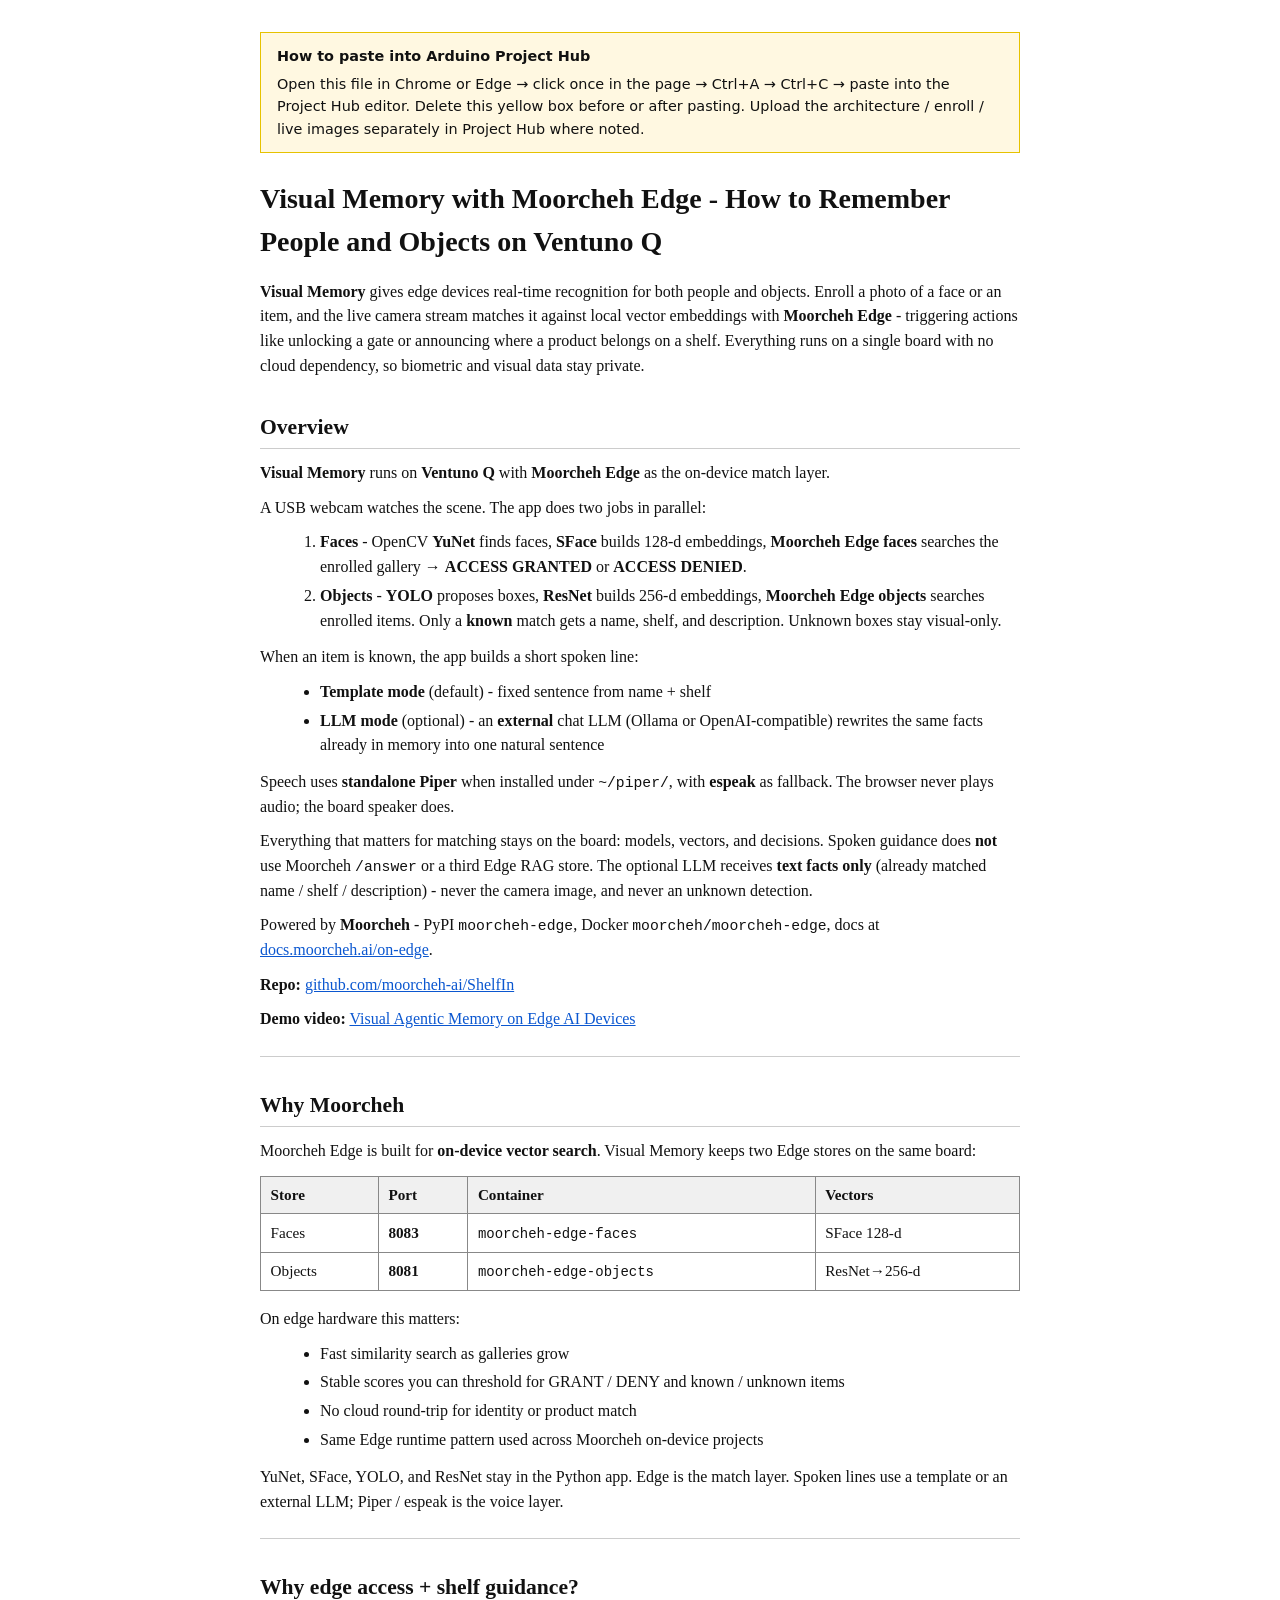
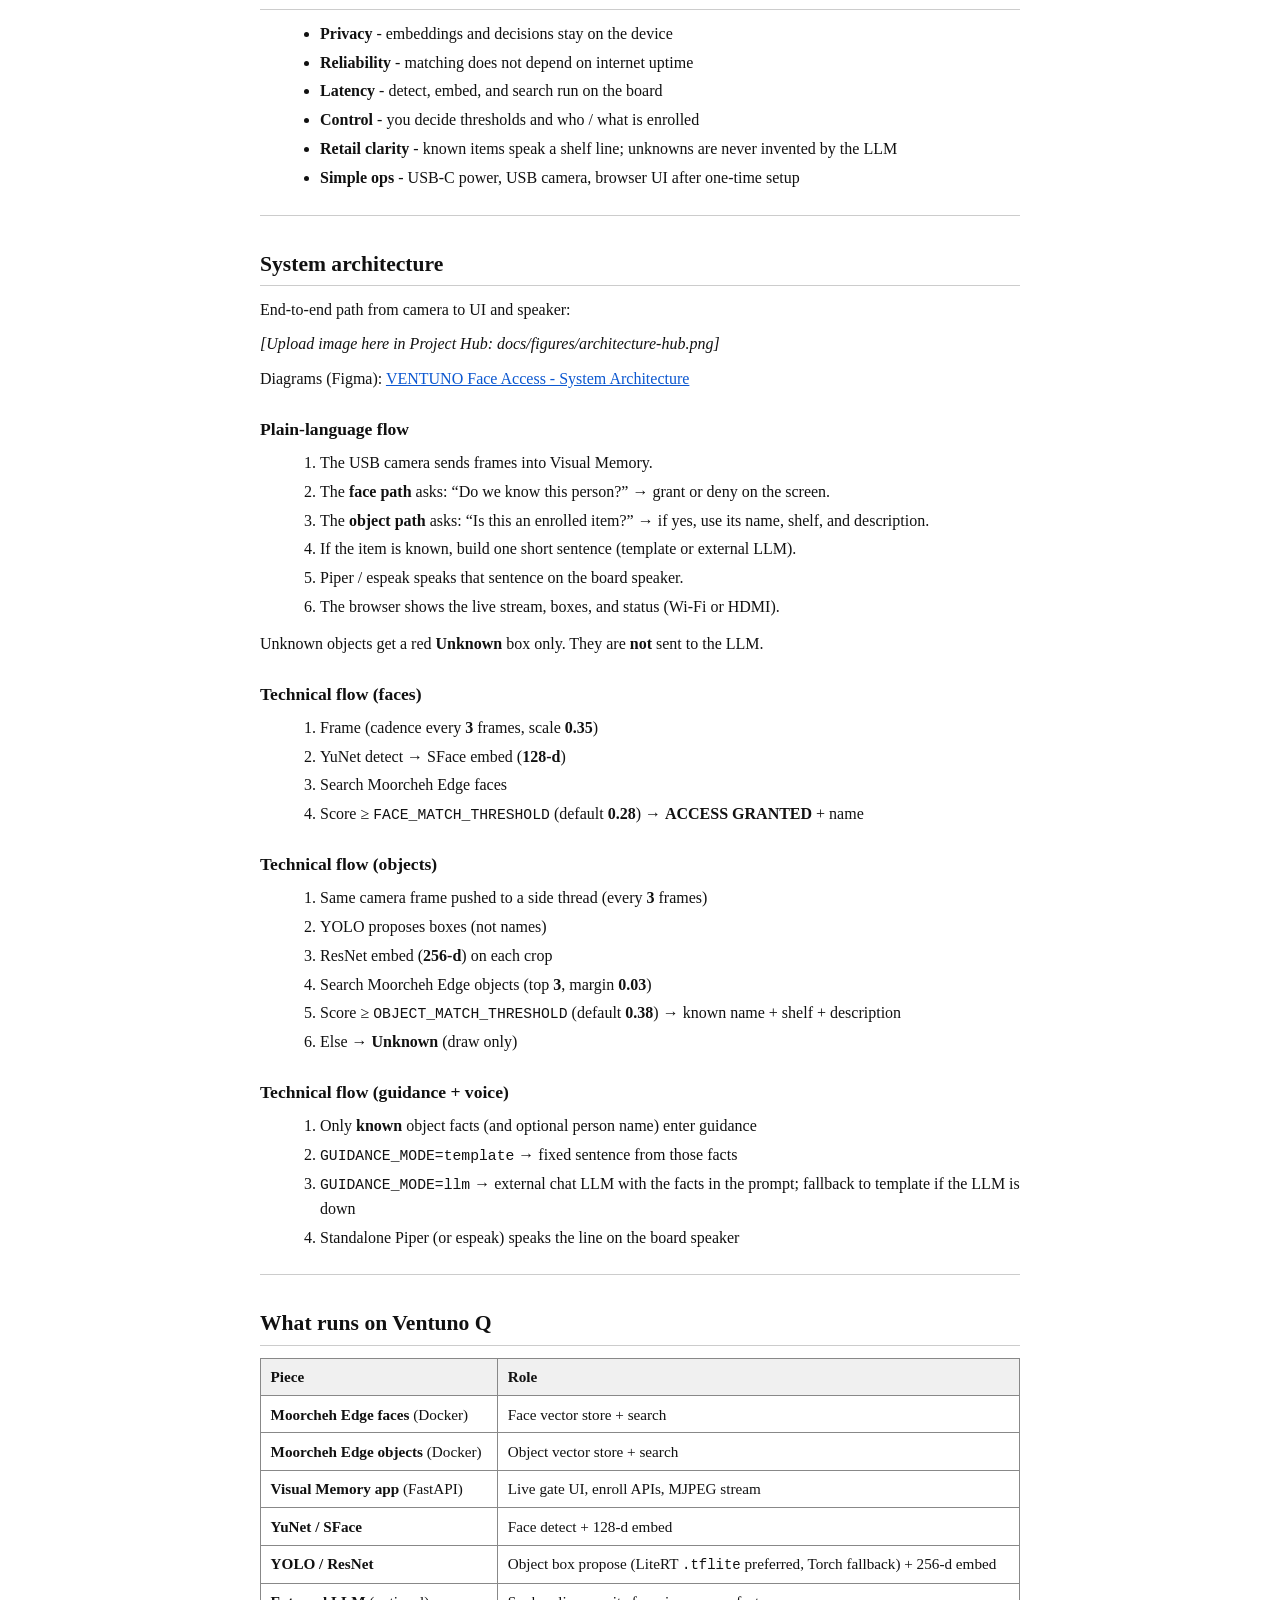
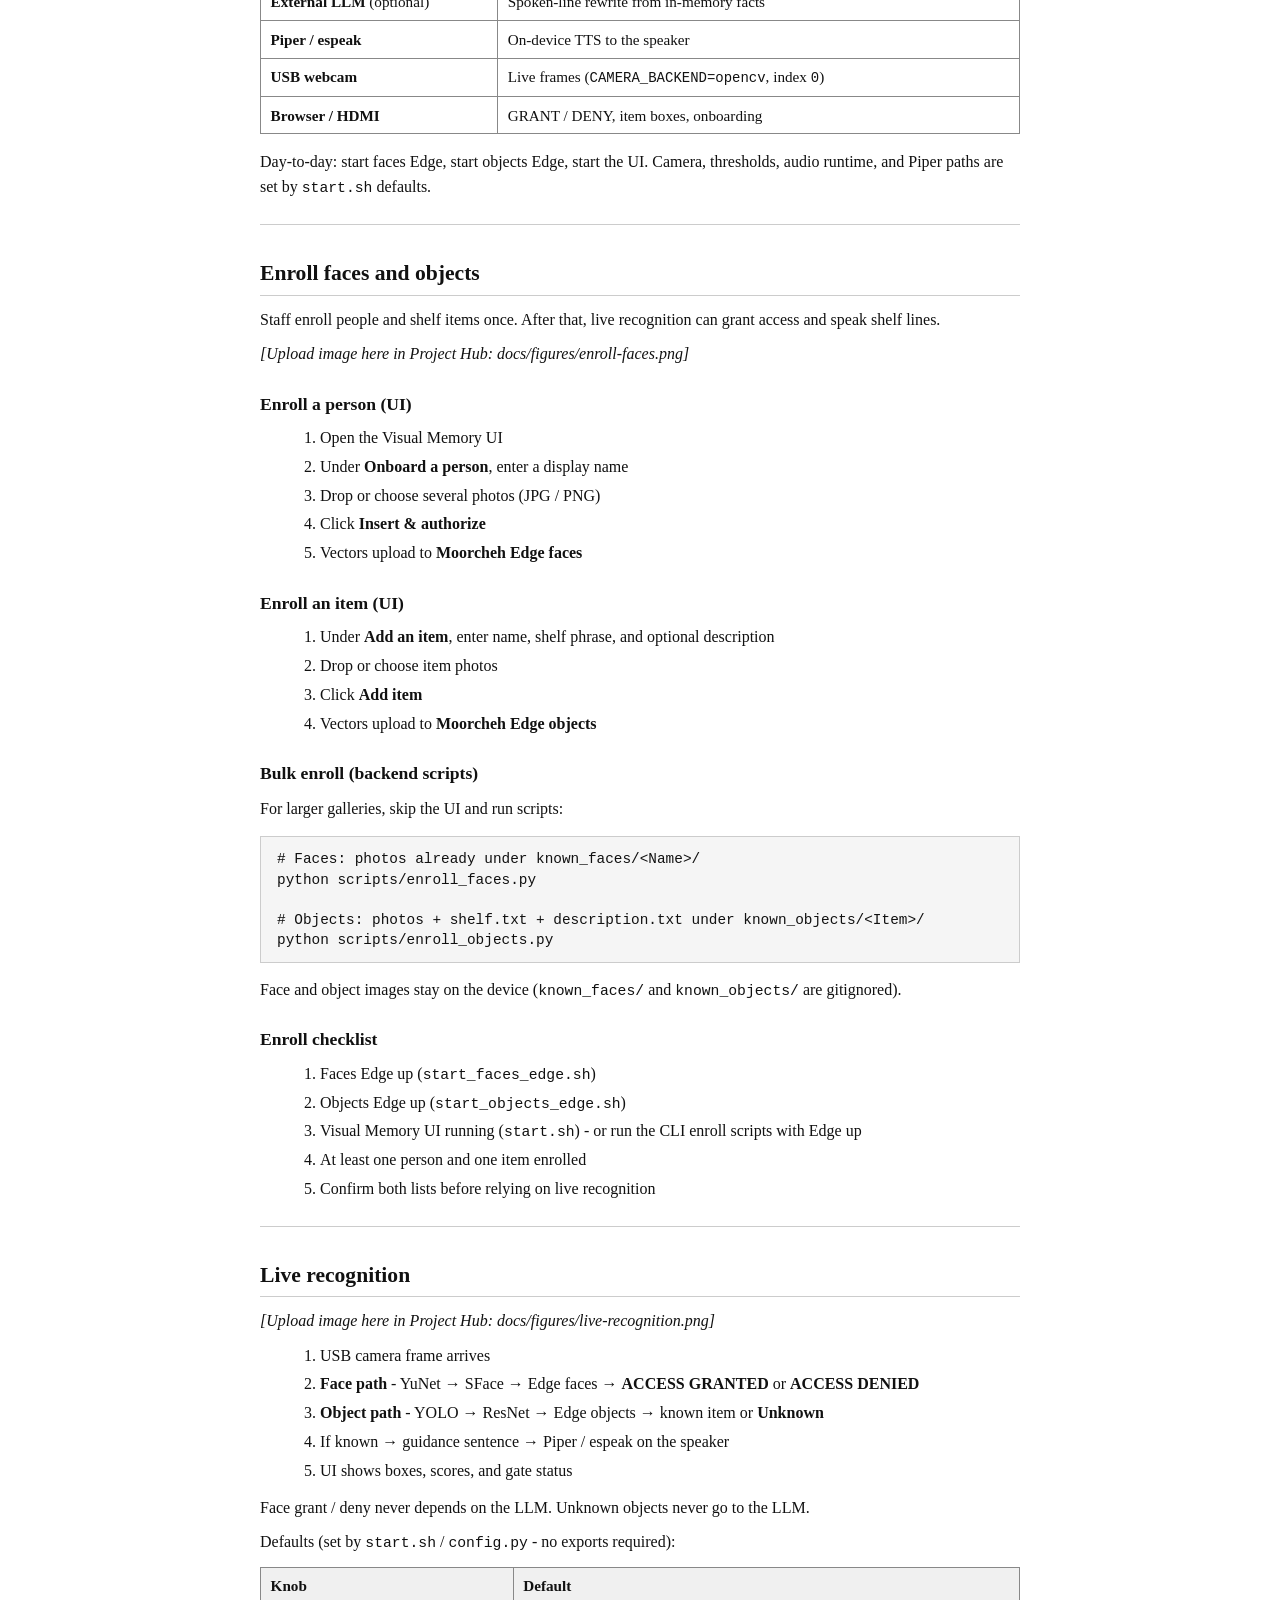
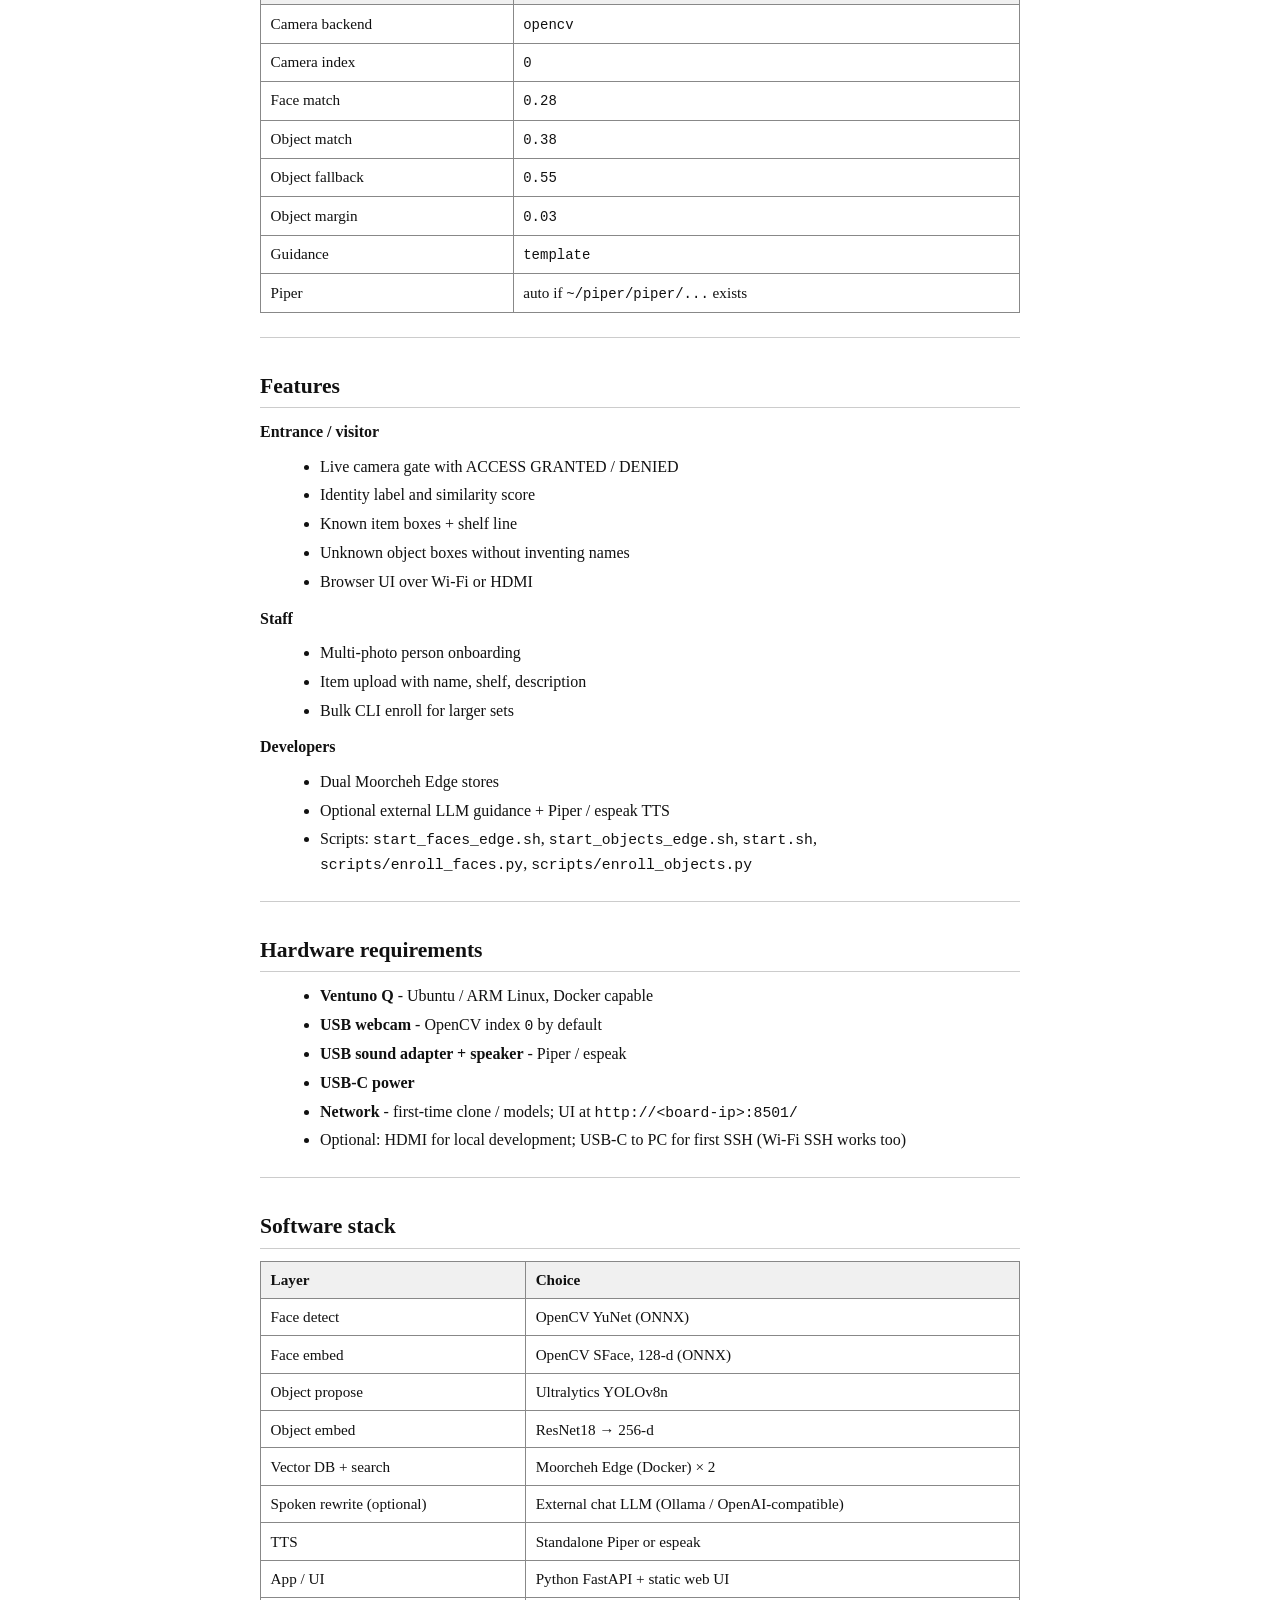
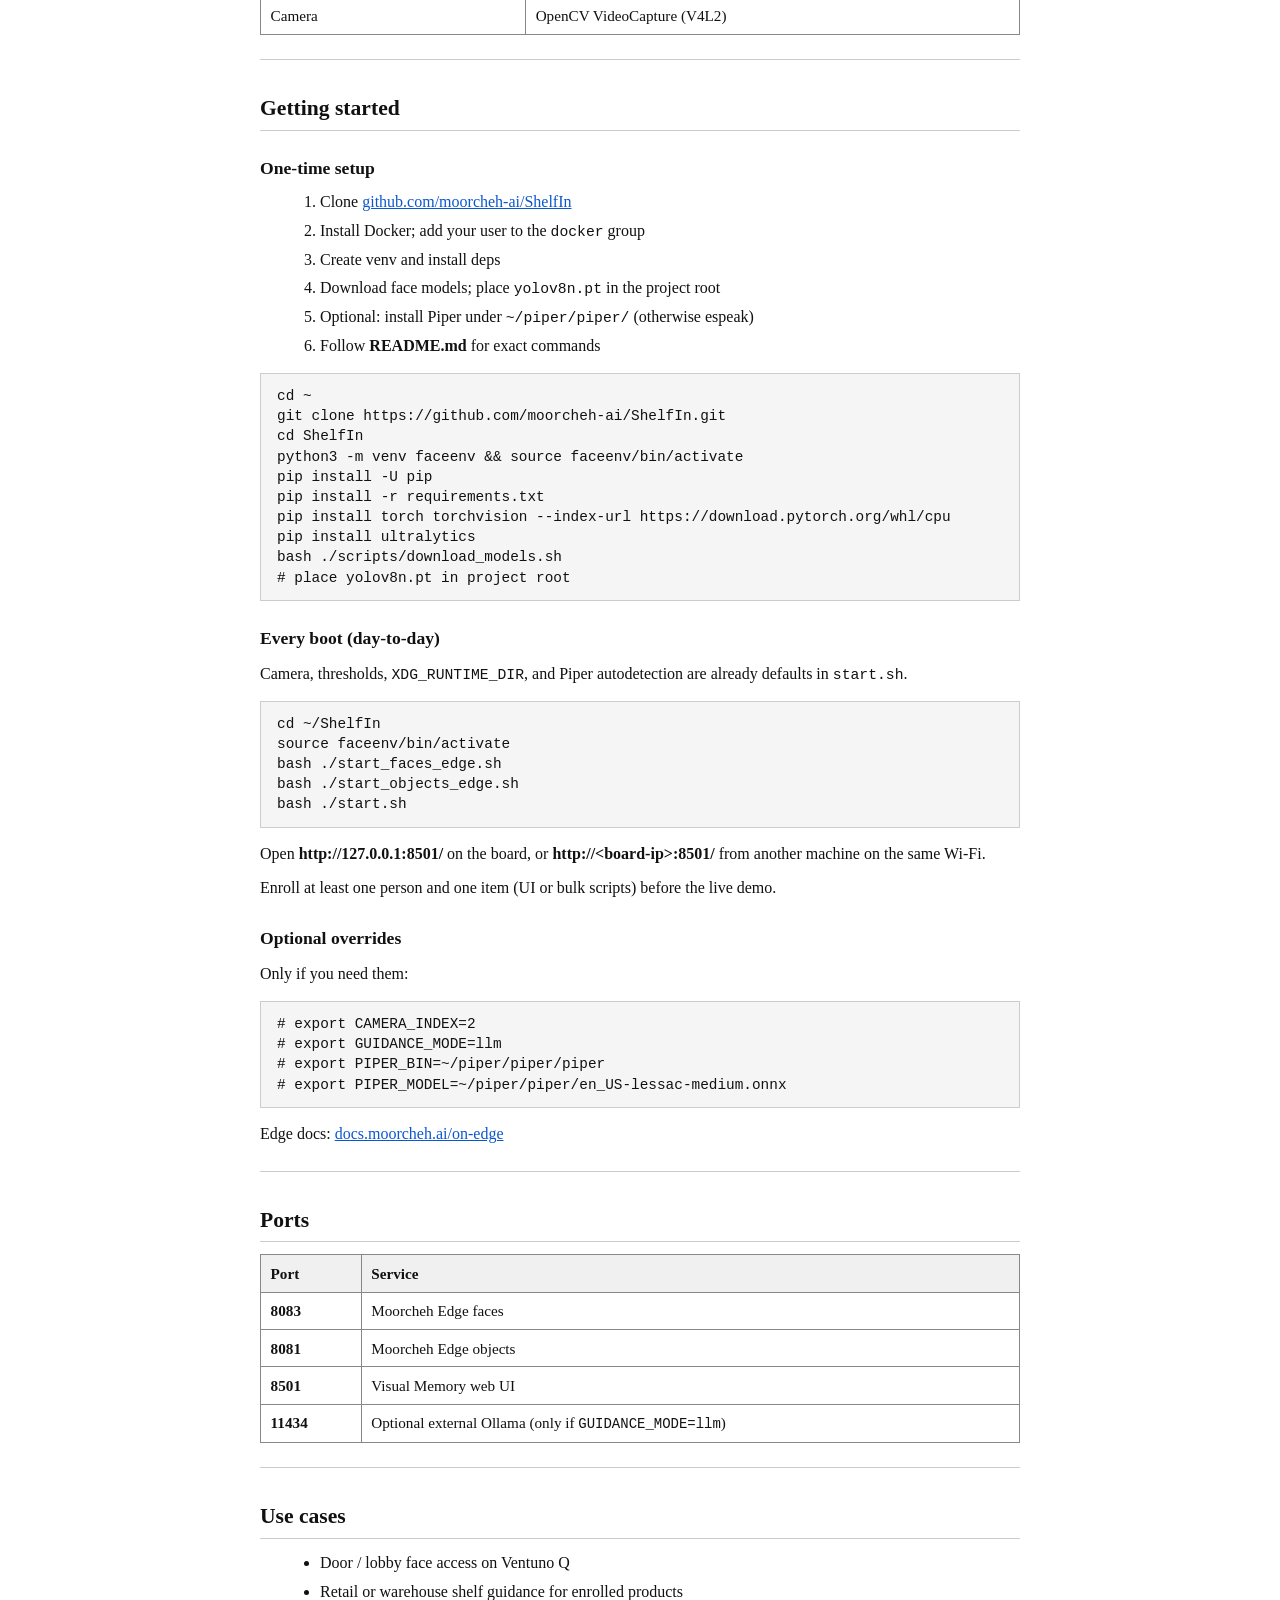
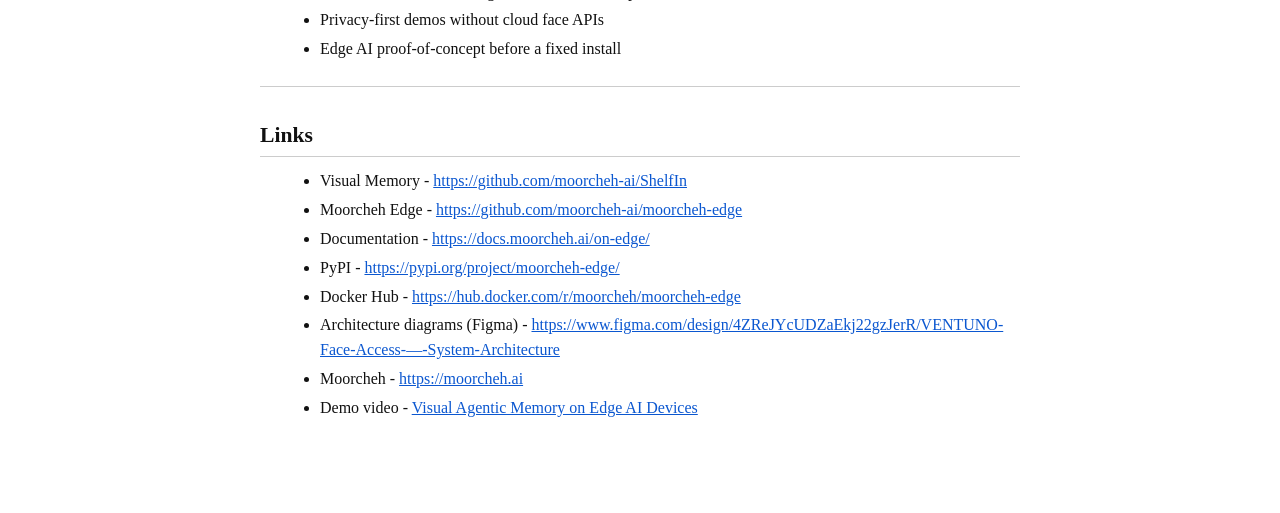
<file: docs/arduino-project-hub-paste.html>
<!DOCTYPE html>
<html lang="en">
<head>
  <meta charset="utf-8" />
  <title>Visual Memory – Arduino Project Hub paste</title>
  <style>
    body {
      font-family: Georgia, "Times New Roman", serif;
      font-size: 16px;
      line-height: 1.55;
      max-width: 760px;
      margin: 2rem auto;
      padding: 0 1.25rem 3rem;
      color: #111;
    }
    h1 { font-size: 1.75rem; margin: 0 0 1rem; }
    h2 { font-size: 1.35rem; margin: 2rem 0 0.75rem; border-bottom: 1px solid #ccc; padding-bottom: 0.25rem; }
    h3 { font-size: 1.1rem; margin: 1.5rem 0 0.5rem; }
    p { margin: 0.6rem 0; }
    ul, ol { margin: 0.5rem 0 0.75rem 1.25rem; }
    li { margin: 0.25rem 0; }
    table { border-collapse: collapse; width: 100%; margin: 0.75rem 0 1rem; font-size: 0.95rem; }
    th, td { border: 1px solid #888; padding: 0.4rem 0.6rem; text-align: left; vertical-align: top; }
    th { background: #f0f0f0; }
    pre {
      background: #f5f5f5;
      border: 1px solid #ccc;
      padding: 0.75rem 1rem;
      overflow-x: auto;
      font-family: Consolas, "Courier New", monospace;
      font-size: 0.9rem;
      line-height: 1.4;
      white-space: pre-wrap;
    }
    code { font-family: Consolas, "Courier New", monospace; font-size: 0.92em; }
    .hint {
      background: #fff8e1;
      border: 1px solid #e6c200;
      padding: 0.75rem 1rem;
      margin-bottom: 1.5rem;
      font-family: system-ui, sans-serif;
      font-size: 0.9rem;
    }
    .hint strong { display: block; margin-bottom: 0.35rem; }
    img { max-width: 100%; height: auto; margin: 0.75rem 0; }
    a { color: #0b57d0; }
    hr { border: none; border-top: 1px solid #ccc; margin: 1.5rem 0; }
  </style>
</head>
<body>

<p class="hint">
  <strong>How to paste into Arduino Project Hub</strong>
  Open this file in Chrome or Edge → click once in the page → Ctrl+A → Ctrl+C → paste into the Project Hub editor.
  Delete this yellow box before or after pasting. Upload the architecture / enroll / live images separately in Project Hub where noted.
</p>

<div id="paste-body">

<h1>Visual Memory with Moorcheh Edge - How to Remember People and Objects on Ventuno Q</h1>

<p><strong>Visual Memory</strong> gives edge devices real-time recognition for both people and objects. Enroll a photo of a face or an item, and the live camera stream matches it against local vector embeddings with <strong>Moorcheh Edge</strong> - triggering actions like unlocking a gate or announcing where a product belongs on a shelf. Everything runs on a single board with no cloud dependency, so biometric and visual data stay private.</p>

<h2>Overview</h2>

<p><strong>Visual Memory</strong> runs on <strong>Ventuno Q</strong> with <strong>Moorcheh Edge</strong> as the on-device match layer.</p>

<p>A USB webcam watches the scene. The app does two jobs in parallel:</p>

<ol>
  <li><strong>Faces</strong> - OpenCV <strong>YuNet</strong> finds faces, <strong>SFace</strong> builds 128-d embeddings, <strong>Moorcheh Edge faces</strong> searches the enrolled gallery → <strong>ACCESS GRANTED</strong> or <strong>ACCESS DENIED</strong>.</li>
  <li><strong>Objects</strong> - <strong>YOLO</strong> proposes boxes, <strong>ResNet</strong> builds 256-d embeddings, <strong>Moorcheh Edge objects</strong> searches enrolled items. Only a <strong>known</strong> match gets a name, shelf, and description. Unknown boxes stay visual-only.</li>
</ol>

<p>When an item is known, the app builds a short spoken line:</p>

<ul>
  <li><strong>Template mode</strong> (default) - fixed sentence from name + shelf</li>
  <li><strong>LLM mode</strong> (optional) - an <strong>external</strong> chat LLM (Ollama or OpenAI-compatible) rewrites the same facts already in memory into one natural sentence</li>
</ul>

<p>Speech uses <strong>standalone Piper</strong> when installed under <code>~/piper/</code>, with <strong>espeak</strong> as fallback. The browser never plays audio; the board speaker does.</p>

<p>Everything that matters for matching stays on the board: models, vectors, and decisions. Spoken guidance does <strong>not</strong> use Moorcheh <code>/answer</code> or a third Edge RAG store. The optional LLM receives <strong>text facts only</strong> (already matched name / shelf / description) - never the camera image, and never an unknown detection.</p>

<p>Powered by <strong>Moorcheh</strong> - PyPI <code>moorcheh-edge</code>, Docker <code>moorcheh/moorcheh-edge</code>, docs at <a href="https://docs.moorcheh.ai/on-edge">docs.moorcheh.ai/on-edge</a>.</p>

<p><strong>Repo:</strong> <a href="https://github.com/moorcheh-ai/ShelfIn">github.com/moorcheh-ai/ShelfIn</a></p>

<p><strong>Demo video:</strong> <a href="https://youtu.be/HGj5Ky9hMFs">Visual Agentic Memory on Edge AI Devices</a></p>

<hr />

<h2>Why Moorcheh</h2>

<p>Moorcheh Edge is built for <strong>on-device vector search</strong>. Visual Memory keeps two Edge stores on the same board:</p>

<table>
  <thead>
    <tr><th>Store</th><th>Port</th><th>Container</th><th>Vectors</th></tr>
  </thead>
  <tbody>
    <tr><td>Faces</td><td><strong>8083</strong></td><td><code>moorcheh-edge-faces</code></td><td>SFace 128-d</td></tr>
    <tr><td>Objects</td><td><strong>8081</strong></td><td><code>moorcheh-edge-objects</code></td><td>ResNet→256-d</td></tr>
  </tbody>
</table>

<p>On edge hardware this matters:</p>

<ul>
  <li>Fast similarity search as galleries grow</li>
  <li>Stable scores you can threshold for GRANT / DENY and known / unknown items</li>
  <li>No cloud round-trip for identity or product match</li>
  <li>Same Edge runtime pattern used across Moorcheh on-device projects</li>
</ul>

<p>YuNet, SFace, YOLO, and ResNet stay in the Python app. Edge is the match layer. Spoken lines use a template or an external LLM; Piper / espeak is the voice layer.</p>

<hr />

<h2>Why edge access + shelf guidance?</h2>

<ul>
  <li><strong>Privacy</strong> - embeddings and decisions stay on the device</li>
  <li><strong>Reliability</strong> - matching does not depend on internet uptime</li>
  <li><strong>Latency</strong> - detect, embed, and search run on the board</li>
  <li><strong>Control</strong> - you decide thresholds and who / what is enrolled</li>
  <li><strong>Retail clarity</strong> - known items speak a shelf line; unknowns are never invented by the LLM</li>
  <li><strong>Simple ops</strong> - USB-C power, USB camera, browser UI after one-time setup</li>
</ul>

<hr />

<h2>System architecture</h2>

<p>End-to-end path from camera to UI and speaker:</p>

<p><em>[Upload image here in Project Hub: docs/figures/architecture-hub.png]</em></p>

<p>Diagrams (Figma): <a href="https://www.figma.com/design/4ZReJYcUDZaEkj22gzJerR/VENTUNO-Face-Access-%E2%80%94-System-Architecture">VENTUNO Face Access - System Architecture</a></p>

<h3>Plain-language flow</h3>

<ol>
  <li>The USB camera sends frames into Visual Memory.</li>
  <li>The <strong>face path</strong> asks: “Do we know this person?” → grant or deny on the screen.</li>
  <li>The <strong>object path</strong> asks: “Is this an enrolled item?” → if yes, use its name, shelf, and description.</li>
  <li>If the item is known, build one short sentence (template or external LLM).</li>
  <li>Piper / espeak speaks that sentence on the board speaker.</li>
  <li>The browser shows the live stream, boxes, and status (Wi-Fi or HDMI).</li>
</ol>

<p>Unknown objects get a red <strong>Unknown</strong> box only. They are <strong>not</strong> sent to the LLM.</p>

<h3>Technical flow (faces)</h3>

<ol>
  <li>Frame (cadence every <strong>3</strong> frames, scale <strong>0.35</strong>)</li>
  <li>YuNet detect → SFace embed (<strong>128-d</strong>)</li>
  <li>Search Moorcheh Edge faces</li>
  <li>Score ≥ <code>FACE_MATCH_THRESHOLD</code> (default <strong>0.28</strong>) → <strong>ACCESS GRANTED</strong> + name</li>
</ol>

<h3>Technical flow (objects)</h3>

<ol>
  <li>Same camera frame pushed to a side thread (every <strong>3</strong> frames)</li>
  <li>YOLO proposes boxes (not names)</li>
  <li>ResNet embed (<strong>256-d</strong>) on each crop</li>
  <li>Search Moorcheh Edge objects (top <strong>3</strong>, margin <strong>0.03</strong>)</li>
  <li>Score ≥ <code>OBJECT_MATCH_THRESHOLD</code> (default <strong>0.38</strong>) → known name + shelf + description</li>
  <li>Else → <strong>Unknown</strong> (draw only)</li>
</ol>

<h3>Technical flow (guidance + voice)</h3>

<ol>
  <li>Only <strong>known</strong> object facts (and optional person name) enter guidance</li>
  <li><code>GUIDANCE_MODE=template</code> → fixed sentence from those facts</li>
  <li><code>GUIDANCE_MODE=llm</code> → external chat LLM with the facts in the prompt; fallback to template if the LLM is down</li>
  <li>Standalone Piper (or espeak) speaks the line on the board speaker</li>
</ol>

<hr />

<h2>What runs on Ventuno Q</h2>

<table>
  <thead>
    <tr><th>Piece</th><th>Role</th></tr>
  </thead>
  <tbody>
    <tr><td><strong>Moorcheh Edge faces</strong> (Docker)</td><td>Face vector store + search</td></tr>
    <tr><td><strong>Moorcheh Edge objects</strong> (Docker)</td><td>Object vector store + search</td></tr>
    <tr><td><strong>Visual Memory app</strong> (FastAPI)</td><td>Live gate UI, enroll APIs, MJPEG stream</td></tr>
    <tr><td><strong>YuNet / SFace</strong></td><td>Face detect + 128-d embed</td></tr>
    <tr><td><strong>YOLO / ResNet</strong></td><td>Object box propose (LiteRT <code>.tflite</code> preferred, Torch fallback) + 256-d embed</td></tr>
    <tr><td><strong>External LLM</strong> (optional)</td><td>Spoken-line rewrite from in-memory facts</td></tr>
    <tr><td><strong>Piper / espeak</strong></td><td>On-device TTS to the speaker</td></tr>
    <tr><td><strong>USB webcam</strong></td><td>Live frames (<code>CAMERA_BACKEND=opencv</code>, index <code>0</code>)</td></tr>
    <tr><td><strong>Browser / HDMI</strong></td><td>GRANT / DENY, item boxes, onboarding</td></tr>
  </tbody>
</table>

<p>Day-to-day: start faces Edge, start objects Edge, start the UI. Camera, thresholds, audio runtime, and Piper paths are set by <code>start.sh</code> defaults.</p>

<hr />

<h2>Enroll faces and objects</h2>

<p>Staff enroll people and shelf items once. After that, live recognition can grant access and speak shelf lines.</p>

<p><em>[Upload image here in Project Hub: docs/figures/enroll-faces.png]</em></p>

<h3>Enroll a person (UI)</h3>

<ol>
  <li>Open the Visual Memory UI</li>
  <li>Under <strong>Onboard a person</strong>, enter a display name</li>
  <li>Drop or choose several photos (JPG / PNG)</li>
  <li>Click <strong>Insert &amp; authorize</strong></li>
  <li>Vectors upload to <strong>Moorcheh Edge faces</strong></li>
</ol>

<h3>Enroll an item (UI)</h3>

<ol>
  <li>Under <strong>Add an item</strong>, enter name, shelf phrase, and optional description</li>
  <li>Drop or choose item photos</li>
  <li>Click <strong>Add item</strong></li>
  <li>Vectors upload to <strong>Moorcheh Edge objects</strong></li>
</ol>

<h3>Bulk enroll (backend scripts)</h3>

<p>For larger galleries, skip the UI and run scripts:</p>

<pre># Faces: photos already under known_faces/&lt;Name&gt;/
python scripts/enroll_faces.py

# Objects: photos + shelf.txt + description.txt under known_objects/&lt;Item&gt;/
python scripts/enroll_objects.py</pre>

<p>Face and object images stay on the device (<code>known_faces/</code> and <code>known_objects/</code> are gitignored).</p>

<h3>Enroll checklist</h3>

<ol>
  <li>Faces Edge up (<code>start_faces_edge.sh</code>)</li>
  <li>Objects Edge up (<code>start_objects_edge.sh</code>)</li>
  <li>Visual Memory UI running (<code>start.sh</code>) - or run the CLI enroll scripts with Edge up</li>
  <li>At least one person and one item enrolled</li>
  <li>Confirm both lists before relying on live recognition</li>
</ol>

<hr />

<h2>Live recognition</h2>

<p><em>[Upload image here in Project Hub: docs/figures/live-recognition.png]</em></p>

<ol>
  <li>USB camera frame arrives</li>
  <li><strong>Face path</strong> - YuNet → SFace → Edge faces → <strong>ACCESS GRANTED</strong> or <strong>ACCESS DENIED</strong></li>
  <li><strong>Object path</strong> - YOLO → ResNet → Edge objects → known item or <strong>Unknown</strong></li>
  <li>If known → guidance sentence → Piper / espeak on the speaker</li>
  <li>UI shows boxes, scores, and gate status</li>
</ol>

<p>Face grant / deny never depends on the LLM. Unknown objects never go to the LLM.</p>

<p>Defaults (set by <code>start.sh</code> / <code>config.py</code> - no exports required):</p>

<table>
  <thead>
    <tr><th>Knob</th><th>Default</th></tr>
  </thead>
  <tbody>
    <tr><td>Camera backend</td><td><code>opencv</code></td></tr>
    <tr><td>Camera index</td><td><code>0</code></td></tr>
    <tr><td>Face match</td><td><code>0.28</code></td></tr>
    <tr><td>Object match</td><td><code>0.38</code></td></tr>
    <tr><td>Object fallback</td><td><code>0.55</code></td></tr>
    <tr><td>Object margin</td><td><code>0.03</code></td></tr>
    <tr><td>Guidance</td><td><code>template</code></td></tr>
    <tr><td>Piper</td><td>auto if <code>~/piper/piper/...</code> exists</td></tr>
  </tbody>
</table>

<hr />

<h2>Features</h2>

<p><strong>Entrance / visitor</strong></p>
<ul>
  <li>Live camera gate with ACCESS GRANTED / DENIED</li>
  <li>Identity label and similarity score</li>
  <li>Known item boxes + shelf line</li>
  <li>Unknown object boxes without inventing names</li>
  <li>Browser UI over Wi-Fi or HDMI</li>
</ul>

<p><strong>Staff</strong></p>
<ul>
  <li>Multi-photo person onboarding</li>
  <li>Item upload with name, shelf, description</li>
  <li>Bulk CLI enroll for larger sets</li>
</ul>

<p><strong>Developers</strong></p>
<ul>
  <li>Dual Moorcheh Edge stores</li>
  <li>Optional external LLM guidance + Piper / espeak TTS</li>
  <li>Scripts: <code>start_faces_edge.sh</code>, <code>start_objects_edge.sh</code>, <code>start.sh</code>, <code>scripts/enroll_faces.py</code>, <code>scripts/enroll_objects.py</code></li>
</ul>

<hr />

<h2>Hardware requirements</h2>

<ul>
  <li><strong>Ventuno Q</strong> - Ubuntu / ARM Linux, Docker capable</li>
  <li><strong>USB webcam</strong> - OpenCV index <code>0</code> by default</li>
  <li><strong>USB sound adapter + speaker</strong> - Piper / espeak</li>
  <li><strong>USB-C power</strong></li>
  <li><strong>Network</strong> - first-time clone / models; UI at <code>http://&lt;board-ip&gt;:8501/</code></li>
  <li>Optional: HDMI for local development; USB-C to PC for first SSH (Wi-Fi SSH works too)</li>
</ul>

<hr />

<h2>Software stack</h2>

<table>
  <thead>
    <tr><th>Layer</th><th>Choice</th></tr>
  </thead>
  <tbody>
    <tr><td>Face detect</td><td>OpenCV YuNet (ONNX)</td></tr>
    <tr><td>Face embed</td><td>OpenCV SFace, 128-d (ONNX)</td></tr>
    <tr><td>Object propose</td><td>Ultralytics YOLOv8n</td></tr>
    <tr><td>Object embed</td><td>ResNet18 → 256-d</td></tr>
    <tr><td>Vector DB + search</td><td>Moorcheh Edge (Docker) × 2</td></tr>
    <tr><td>Spoken rewrite (optional)</td><td>External chat LLM (Ollama / OpenAI-compatible)</td></tr>
    <tr><td>TTS</td><td>Standalone Piper or espeak</td></tr>
    <tr><td>App / UI</td><td>Python FastAPI + static web UI</td></tr>
    <tr><td>Camera</td><td>OpenCV VideoCapture (V4L2)</td></tr>
  </tbody>
</table>

<hr />

<h2>Getting started</h2>

<h3>One-time setup</h3>

<ol>
  <li>Clone <a href="https://github.com/moorcheh-ai/ShelfIn">github.com/moorcheh-ai/ShelfIn</a></li>
  <li>Install Docker; add your user to the <code>docker</code> group</li>
  <li>Create venv and install deps</li>
  <li>Download face models; place <code>yolov8n.pt</code> in the project root</li>
  <li>Optional: install Piper under <code>~/piper/piper/</code> (otherwise espeak)</li>
  <li>Follow <strong>README.md</strong> for exact commands</li>
</ol>

<pre>cd ~
git clone https://github.com/moorcheh-ai/ShelfIn.git
cd ShelfIn
python3 -m venv faceenv &amp;&amp; source faceenv/bin/activate
pip install -U pip
pip install -r requirements.txt
pip install torch torchvision --index-url https://download.pytorch.org/whl/cpu
pip install ultralytics
bash ./scripts/download_models.sh
# place yolov8n.pt in project root</pre>

<h3>Every boot (day-to-day)</h3>

<p>Camera, thresholds, <code>XDG_RUNTIME_DIR</code>, and Piper autodetection are already defaults in <code>start.sh</code>.</p>

<pre>cd ~/ShelfIn
source faceenv/bin/activate
bash ./start_faces_edge.sh
bash ./start_objects_edge.sh
bash ./start.sh</pre>

<p>Open <strong>http://127.0.0.1:8501/</strong> on the board, or <strong>http://&lt;board-ip&gt;:8501/</strong> from another machine on the same Wi-Fi.</p>

<p>Enroll at least one person and one item (UI or bulk scripts) before the live demo.</p>

<h3>Optional overrides</h3>

<p>Only if you need them:</p>

<pre># export CAMERA_INDEX=2
# export GUIDANCE_MODE=llm
# export PIPER_BIN=~/piper/piper/piper
# export PIPER_MODEL=~/piper/piper/en_US-lessac-medium.onnx</pre>

<p>Edge docs: <a href="https://docs.moorcheh.ai/on-edge">docs.moorcheh.ai/on-edge</a></p>

<hr />

<h2>Ports</h2>

<table>
  <thead>
    <tr><th>Port</th><th>Service</th></tr>
  </thead>
  <tbody>
    <tr><td><strong>8083</strong></td><td>Moorcheh Edge faces</td></tr>
    <tr><td><strong>8081</strong></td><td>Moorcheh Edge objects</td></tr>
    <tr><td><strong>8501</strong></td><td>Visual Memory web UI</td></tr>
    <tr><td><strong>11434</strong></td><td>Optional external Ollama (only if <code>GUIDANCE_MODE=llm</code>)</td></tr>
  </tbody>
</table>

<hr />

<h2>Use cases</h2>

<ul>
  <li>Door / lobby face access on Ventuno Q</li>
  <li>Retail or warehouse shelf guidance for enrolled products</li>
  <li>Privacy-first demos without cloud face APIs</li>
  <li>Edge AI proof-of-concept before a fixed install</li>
</ul>

<hr />

<h2>Links</h2>

<ul>
  <li>Visual Memory - <a href="https://github.com/moorcheh-ai/ShelfIn">https://github.com/moorcheh-ai/ShelfIn</a></li>
  <li>Moorcheh Edge - <a href="https://github.com/moorcheh-ai/moorcheh-edge">https://github.com/moorcheh-ai/moorcheh-edge</a></li>
  <li>Documentation - <a href="https://docs.moorcheh.ai/on-edge/">https://docs.moorcheh.ai/on-edge/</a></li>
  <li>PyPI - <a href="https://pypi.org/project/moorcheh-edge/">https://pypi.org/project/moorcheh-edge/</a></li>
  <li>Docker Hub - <a href="https://hub.docker.com/r/moorcheh/moorcheh-edge">https://hub.docker.com/r/moorcheh/moorcheh-edge</a></li>
  <li>Architecture diagrams (Figma) - <a href="https://www.figma.com/design/4ZReJYcUDZaEkj22gzJerR/VENTUNO-Face-Access-%E2%80%94-System-Architecture">https://www.figma.com/design/4ZReJYcUDZaEkj22gzJerR/VENTUNO-Face-Access-—-System-Architecture</a></li>
  <li>Moorcheh - <a href="https://moorcheh.ai">https://moorcheh.ai</a></li>
  <li>Demo video - <a href="https://youtu.be/HGj5Ky9hMFs">Visual Agentic Memory on Edge AI Devices</a></li>
</ul>

</div>

</body>
</html>
</file>
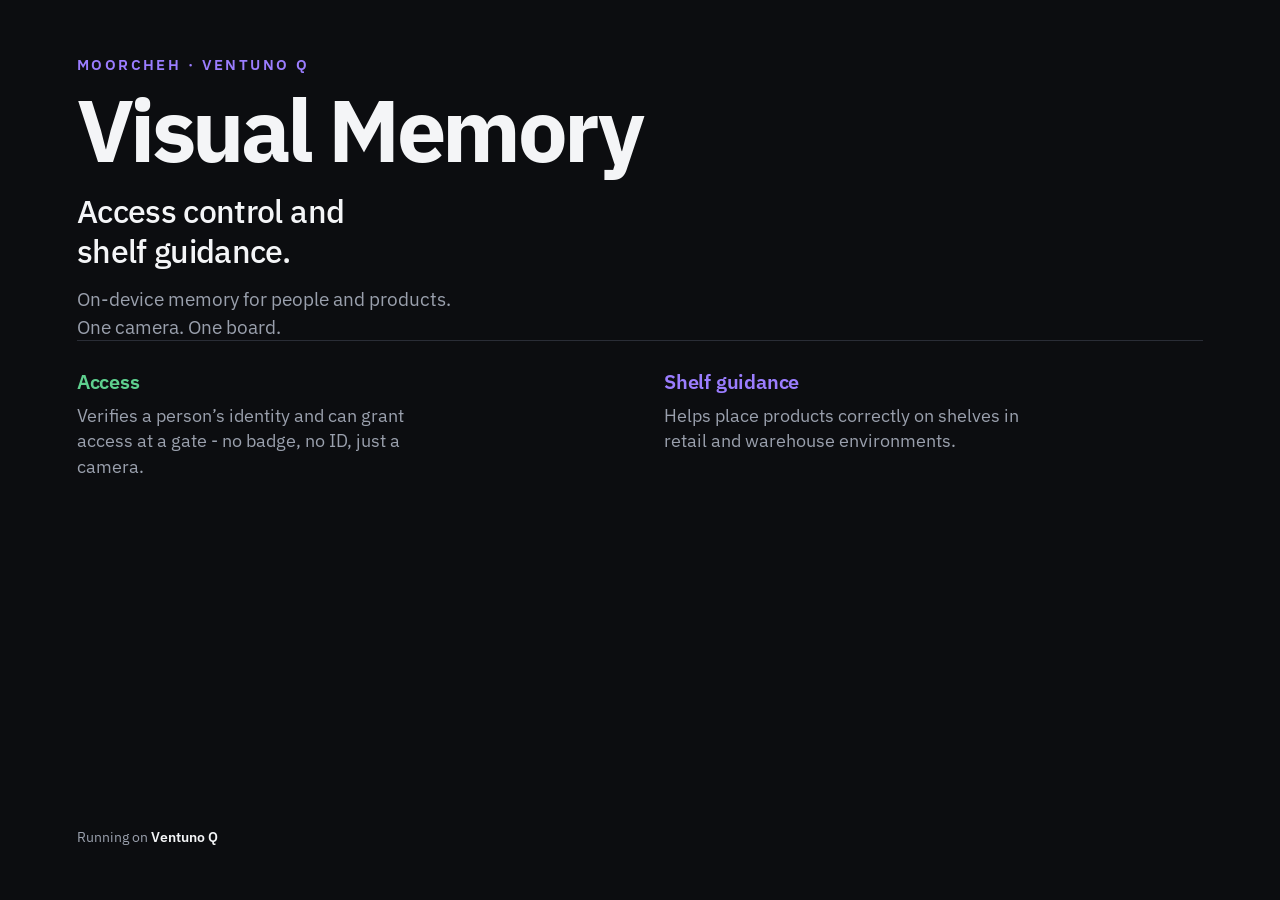
<file: docs/shelfin-intro.html>
<!DOCTYPE html>
<html lang="en">
<head>
  <meta charset="UTF-8" />
  <meta name="viewport" content="width=device-width, initial-scale=1" />
  <title>Visual Memory - Presentation</title>
  <link rel="preconnect" href="https://fonts.googleapis.com" />
  <link rel="preconnect" href="https://fonts.gstatic.com" crossorigin />
  <link href="https://fonts.googleapis.com/css2?family=IBM+Plex+Sans:wght@400;500;600;700&display=swap" rel="stylesheet" />
  <style>
    :root {
      --bg: #0c0d10;
      --text: #f4f5f7;
      --muted: #9aa0ad;
      --line: #2a2d36;
      --accent: #9b7dff;
      --ok: #5ecf8e;
    }

    * { box-sizing: border-box; margin: 0; padding: 0; }

    html, body {
      height: 100%;
      overflow: hidden;
      background: var(--bg);
      color: var(--text);
      font-family: "IBM Plex Sans", system-ui, sans-serif;
    }

    .slide {
      height: 100%;
      max-width: 1280px;
      margin: 0 auto;
      padding: clamp(2rem, 6vh, 4rem) clamp(1.75rem, 6vw, 5rem);
      display: flex;
      flex-direction: column;
      justify-content: space-between;
    }

    .eyebrow {
      font-size: clamp(0.8rem, 1.2vw, 0.95rem);
      font-weight: 600;
      letter-spacing: 0.16em;
      text-transform: uppercase;
      color: var(--accent);
    }

    .title {
      margin-top: 0.85rem;
      font-size: clamp(3rem, 8vw, 5.5rem);
      font-weight: 700;
      letter-spacing: -0.04em;
      line-height: 0.95;
    }

    .headline {
      margin-top: 1.25rem;
      font-size: clamp(1.35rem, 2.8vw, 2rem);
      font-weight: 500;
      letter-spacing: -0.02em;
      line-height: 1.25;
      max-width: 18ch;
    }

    .support {
      margin-top: 0.85rem;
      font-size: clamp(1rem, 1.6vw, 1.2rem);
      line-height: 1.45;
      color: var(--muted);
      max-width: 36ch;
    }

    .points {
      display: grid;
      grid-template-columns: 1fr 1fr;
      gap: clamp(1.5rem, 4vw, 3rem);
      border-top: 1px solid var(--line);
      padding-top: clamp(1.25rem, 3vh, 2rem);
    }

    .point strong {
      display: block;
      font-size: clamp(1.05rem, 1.8vw, 1.25rem);
      font-weight: 600;
      margin-bottom: 0.45rem;
      letter-spacing: -0.01em;
    }

    .point.access strong { color: var(--ok); }
    .point.shelf strong { color: var(--accent); }

    .point p {
      font-size: clamp(0.95rem, 1.4vw, 1.1rem);
      line-height: 1.45;
      color: var(--muted);
      max-width: 34ch;
    }

    .board {
      margin-top: auto;
      padding-top: 1.5rem;
      font-size: 0.9rem;
      color: var(--muted);
    }

    .board b {
      color: var(--text);
      font-weight: 600;
    }

    @media (max-width: 700px) {
      .points { grid-template-columns: 1fr; }
      .headline { max-width: none; }
    }
  </style>
</head>
<body>
  <div class="slide">
    <header>
      <p class="eyebrow">Moorcheh · Ventuno Q</p>
      <h1 class="title">Visual Memory</h1>
      <p class="headline">Access control and shelf guidance.</p>
      <p class="support">
        On-device memory for people and products.
        One camera. One board.
      </p>
    </header>

    <section class="points">
      <article class="point access">
        <strong>Access</strong>
        <p>Verifies a person’s identity and can grant access at a gate - no badge, no ID, just a camera.</p>
      </article>
      <article class="point shelf">
        <strong>Shelf guidance</strong>
        <p>Helps place products correctly on shelves in retail and warehouse environments.</p>
      </article>
    </section>

    <p class="board">Running on <b>Ventuno Q</b></p>
  </div>
</body>
</html>
</file>
